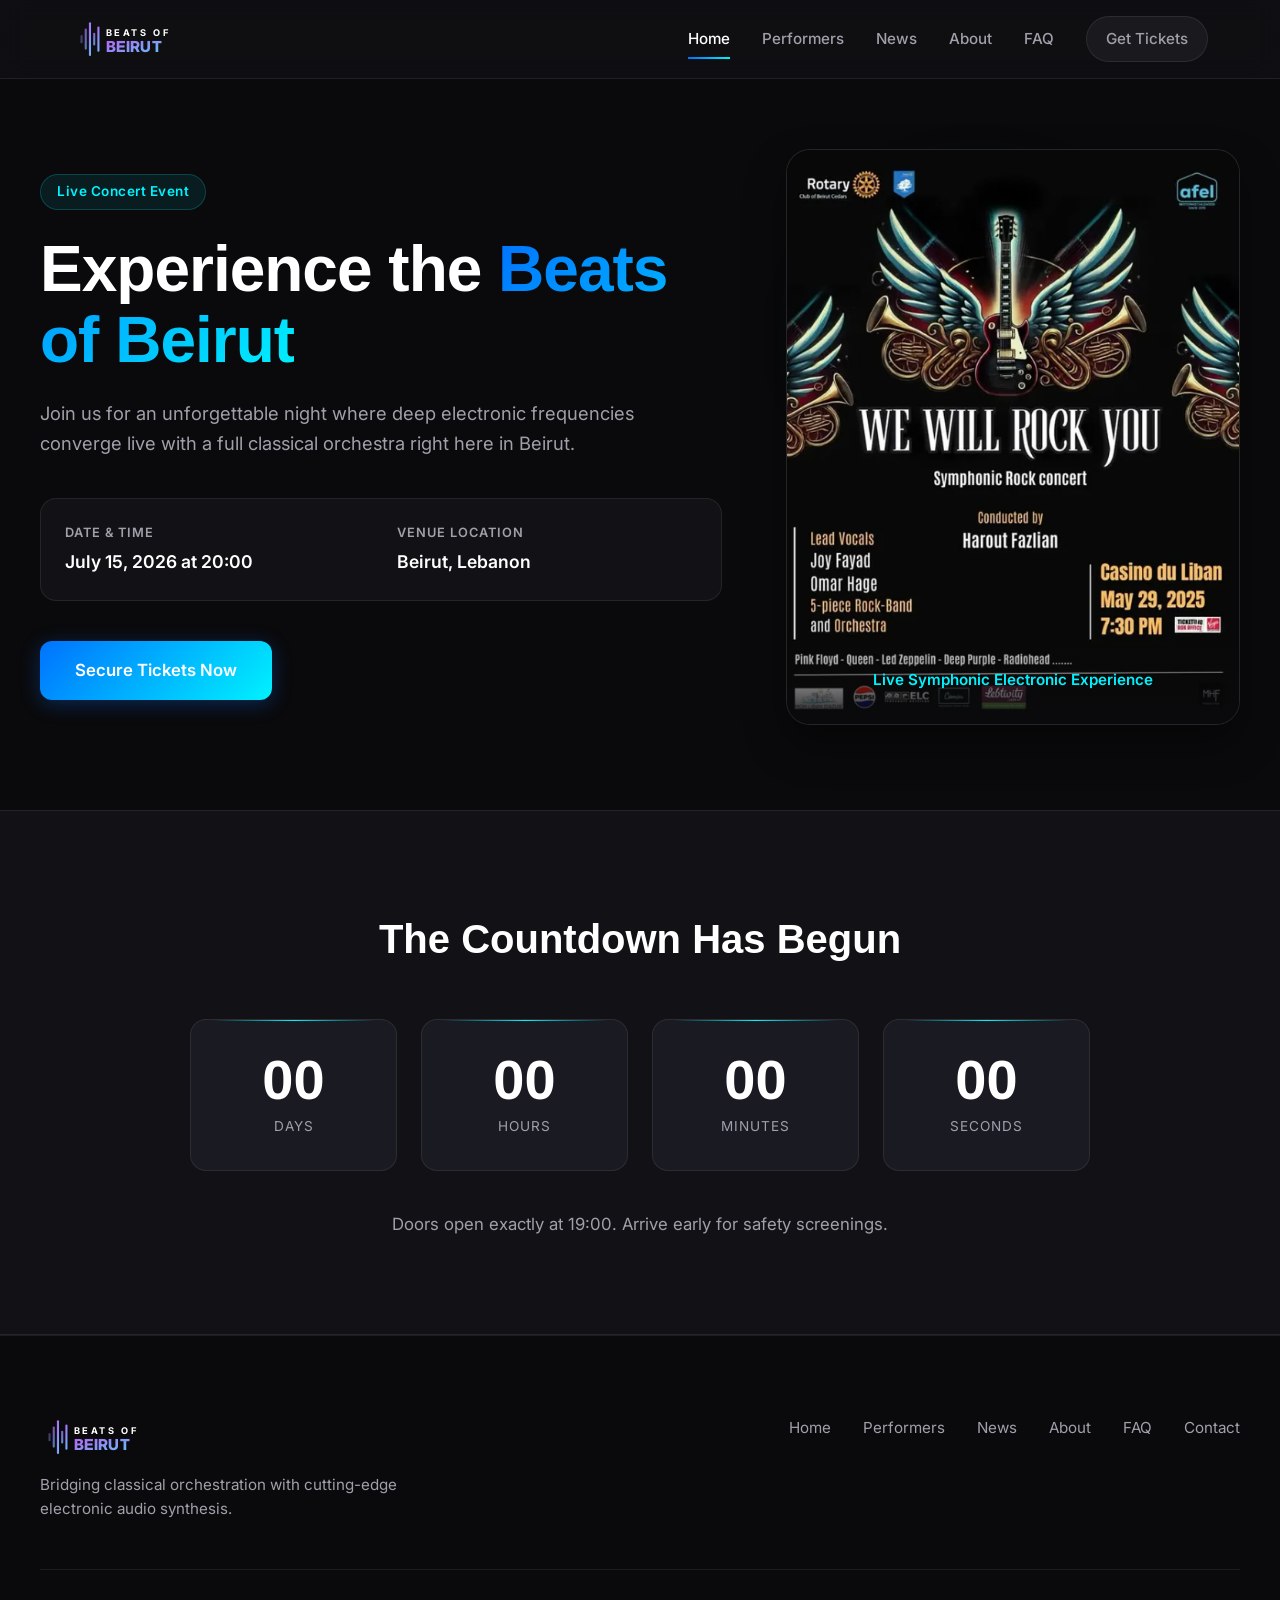
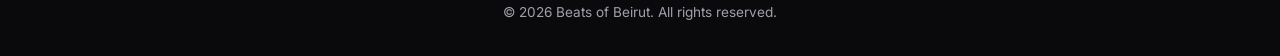
<file: index.html>
<!DOCTYPE html>
<html lang="en">
<head>
    <meta charset="UTF-8">
    <meta name="viewport" content="width=device-width, initial-scale=1.0">
    <title>Beats of Beirut | Live Symphonic Electronic Event</title>
    <link href="https://fonts.googleapis.com/css2?family=Inter:wght@400;500;600;700&display=swap" rel="stylesheet">
    <link rel="stylesheet" href="css/style.css">
    <script src="js/script.js" defer></script>
</head>
<body>

    <!-- Navigation Bar -->
    <nav class="navbar">
        <div class="nav-container">
            <a href="index.html" style="display: block; width: 100%; max-width: 190px;">
                <!-- Responsive Inline Logo Mark (Navbar) -->
                <svg xmlns="http://www.w3.org/2000/svg" viewBox="0 0 450 100" style="width: 100%; height: auto; display: block;">
                  <defs>
                    <!-- Dark Mode Synth Gradient -->
                    <linearGradient id="logo-neon-grad" x1="0%" y1="0%" x2="100%" y2="100%">
                      <stop offset="0%" stop-color="#bf5af2" /> <!-- Premium Violet -->
                      <stop offset="100%" stop-color="#5ac8fa" /> <!-- Electric Light Blue -->
                    </linearGradient>
                  </defs>

                  <!-- Modern Audio / Pillar Icon Group -->
                  <g transform="translate(10, 10)">
                    <rect x="10" y="30" width="5" height="20" rx="2.5" fill="url(#logo-neon-grad)" opacity="0.4" />
                    <rect x="20" y="15" width="5" height="50" rx="2.5" fill="url(#logo-neon-grad)" opacity="0.7" />
                    <rect x="30" y="0" width="5" height="80" rx="2.5" fill="url(#logo-neon-grad)" />
                    <rect x="40" y="25" width="5" height="30" rx="2.5" fill="url(#logo-neon-grad)" opacity="0.8" />
                    <rect x="50" y="10" width="5" height="60" rx="2.5" fill="url(#logo-neon-grad)" />
                  </g>

                  <!-- Typography Alignment -->
                  <text x="80" y="42" font-family="'Inter', sans-serif" font-size="22" font-weight="700" letter-spacing="6" fill="#ffffff">BEATS OF</text>
                  <text x="80" y="80" font-family="'Inter', sans-serif" font-size="36" font-weight="800" letter-spacing="1" fill="url(#logo-neon-grad)">BEIRUT</text>
                </svg>
            </a>
            <button class="menu-toggle" aria-label="Toggle Menu">
                <span></span>
                <span></span>
                <span></span>
            </button>
            <div class="nav-links">
                <a href="index.html" class="nav-item active">Home</a>
                <a href="performers.html" class="nav-item">Performers</a>
                <a href="news.html" class="nav-item">News</a>
                <a href="about.html" class="nav-item">About</a>
                <a href="faq.html" class="nav-item">FAQ</a>
                <a href="contact.html" class="nav-item cta-nav">Get Tickets</a>
            </div>
        </div>
    </nav>

    <!-- Hero Section -->
    <section class="hero-section">
        <div class="hero-container">
            <div class="hero-content">
                <span class="badge">Live Concert Event</span>
                <h1 class="hero-title">Experience the <span class="gradient-text">Beats of Beirut</span></h1>
                <p class="hero-description">Join us for an unforgettable night where deep electronic frequencies converge live with a full classical orchestra right here in Beirut.</p>
                
                <div class="event-meta-grid">
                    <div>
                        <span class="meta-label">DATE & TIME</span>
                        <span class="meta-value">July 15, 2026 at 20:00</span>
                    </div>
                    <div>
                        <span class="meta-label">VENUE LOCATION</span>
                        <span class="meta-value">Beirut, Lebanon</span>
                    </div>
                </div>

                <a href="contact.html" class="btn btn-primary">Secure Tickets Now</a>
            </div>
            
            <div class="hero-media">
                <div class="media-card">
                    <img src="images/Concert1.png" alt="Beats of Beirut Grand Orchestra" class="concert-img">
                    <div class="card-overlay">
                        <span class="overlay-text">Live Symphonic Electronic Experience</span>
                    </div>
                </div>
            </div>
        </div>
    </section>

    <!-- Countdown Timer -->
    <section class="countdown-section">
        <div class="countdown-container">
            <h2 class="section-title">The Countdown Has Begun</h2>
            <div class="timer-grid">
                <div class="timer-box"><span class="timer-number" id="days">00</span><span class="timer-label">Days</span></div>
                <div class="timer-box"><span class="timer-number" id="hours">00</span><span class="timer-label">Hours</span></div>
                <div class="timer-box"><span class="timer-number" id="minutes">00</span><span class="timer-label">Minutes</span></div>
                <div class="timer-box"><span class="timer-number" id="seconds">00</span><span class="timer-label">Seconds</span></div>
            </div>
            <p class="countdown-note">Doors open exactly at 19:00. Arrive early for safety screenings.</p>
        </div>
    </section>

    <!-- Footer -->
    <footer class="footer">
        <div class="footer-container">
            <div class="footer-brand">
                <div style="width: 100%; max-width: 190px; margin-bottom: 15px;">
                    <!-- Responsive Inline Logo Mark (Footer) -->
                    <svg xmlns="http://www.w3.org/2000/svg" viewBox="0 0 450 100" style="width: 100%; height: auto; display: block;">
                      <defs>
                        <!-- Reusing the Dark Mode Synth Gradient -->
                        <linearGradient id="footer-neon-grad" x1="0%" y1="0%" x2="100%" y2="100%">
                          <stop offset="0%" stop-color="#bf5af2" />
                          <stop offset="100%" stop-color="#5ac8fa" />
                        </linearGradient>
                      </defs>
                      <g transform="translate(10, 10)">
                        <rect x="10" y="30" width="5" height="20" rx="2.5" fill="url(#footer-neon-grad)" opacity="0.4" />
                        <rect x="20" y="15" width="5" height="50" rx="2.5" fill="url(#footer-neon-grad)" opacity="0.7" />
                        <rect x="30" y="0" width="5" height="80" rx="2.5" fill="url(#footer-neon-grad)" />
                        <rect x="40" y="25" width="5" height="30" rx="2.5" fill="url(#footer-neon-grad)" opacity="0.8" />
                        <rect x="50" y="10" width="5" height="60" rx="2.5" fill="url(#footer-neon-grad)" />
                      </g>
                      <text x="80" y="42" font-family="'Inter', sans-serif" font-size="22" font-weight="700" letter-spacing="6" fill="#ffffff">BEATS OF</text>
                      <text x="80" y="80" font-family="'Inter', sans-serif" font-size="36" font-weight="800" letter-spacing="1" fill="url(#footer-neon-grad)">BEIRUT</text>
                    </svg>
                </div>
                <p>Bridging classical orchestration with cutting-edge electronic audio synthesis.</p>
            </div>
            <nav class="footer-nav">
                <a href="index.html">Home</a>
                <a href="performers.html">Performers</a>
                <a href="news.html">News</a>
                <a href="about.html">About</a>
                <a href="faq.html">FAQ</a>
                <a href="contact.html">Contact</a>
            </nav>
        </div>
        <div class="footer-bottom">
            <p>&copy; 2026 Beats of Beirut. All rights reserved.</p>
        </div>
    </footer>
</body>
</html>
</file>
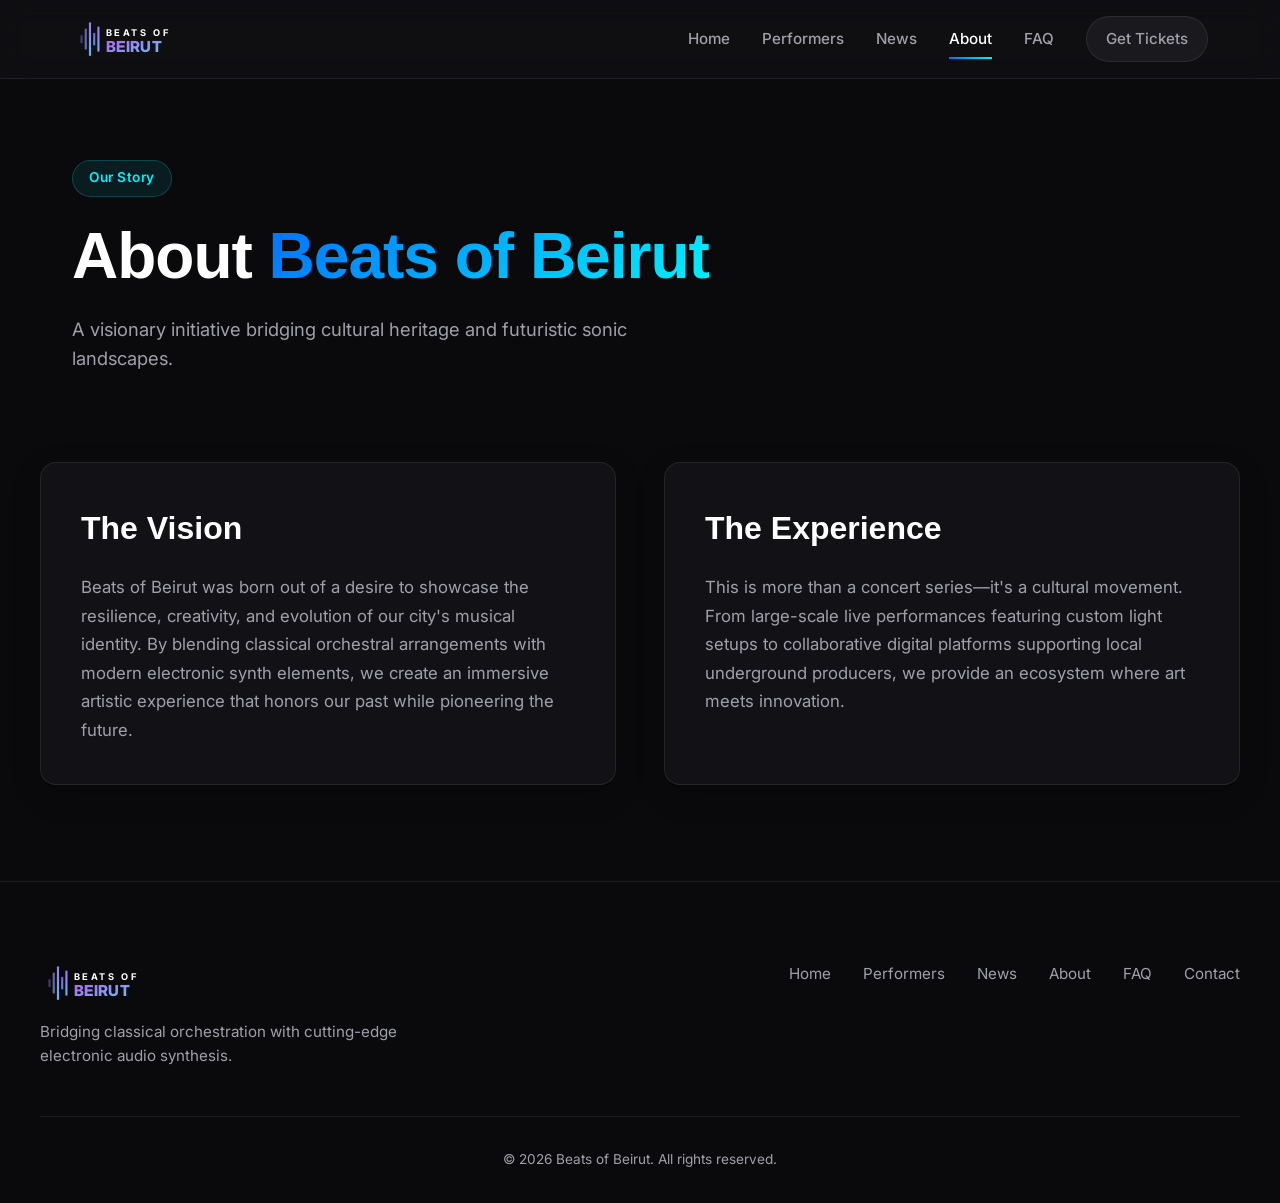
<file: about.html>
<!DOCTYPE html>
<html lang="en">
<head>
    <meta charset="UTF-8">
    <meta name="viewport" content="width=device-width, initial-scale=1.0">
    <title>About Us | Beats of Beirut</title>
    <link href="https://fonts.googleapis.com/css2?family=Inter:wght@400;500;600;700&display=swap" rel="stylesheet">
    <link rel="stylesheet" href="css/style.css">
    <script src="js/script.js" defer></script>
</head>
<body>

    <!-- Navigation Bar -->
    <nav class="navbar">
        <div class="nav-container">
            <a href="index.html" style="display: block; width: 100%; max-width: 190px;">
                <!-- Responsive Inline Logo Mark (Navbar) -->
                <svg xmlns="http://www.w3.org/2000/svg" viewBox="0 0 450 100" style="width: 100%; height: auto; display: block;">
                  <defs>
                    <!-- Dark Mode Synth Gradient -->
                    <linearGradient id="logo-neon-grad" x1="0%" y1="0%" x2="100%" y2="100%">
                      <stop offset="0%" stop-color="#bf5af2" /> <!-- Premium Violet -->
                      <stop offset="100%" stop-color="#5ac8fa" /> <!-- Electric Light Blue -->
                    </linearGradient>
                  </defs>

                  <!-- Modern Audio / Pillar Icon Group -->
                  <g transform="translate(10, 10)">
                    <rect x="10" y="30" width="5" height="20" rx="2.5" fill="url(#logo-neon-grad)" opacity="0.4" />
                    <rect x="20" y="15" width="5" height="50" rx="2.5" fill="url(#logo-neon-grad)" opacity="0.7" />
                    <rect x="30" y="0" width="5" height="80" rx="2.5" fill="url(#logo-neon-grad)" />
                    <rect x="40" y="25" width="5" height="30" rx="2.5" fill="url(#logo-neon-grad)" opacity="0.8" />
                    <rect x="50" y="10" width="5" height="60" rx="2.5" fill="url(#logo-neon-grad)" />
                  </g>

                  <!-- Typography Alignment -->
                  <text x="80" y="42" font-family="'Inter', sans-serif" font-size="22" font-weight="700" letter-spacing="6" fill="#ffffff">BEATS OF</text>
                  <text x="80" y="80" font-family="'Inter', sans-serif" font-size="36" font-weight="800" letter-spacing="1" fill="url(#logo-neon-grad)">BEIRUT</text>
                </svg>
            </a>
            <button class="menu-toggle" aria-label="Toggle Menu">
                <span></span>
                <span></span>
                <span></span>
            </button>
            <div class="nav-links">
                <a href="index.html" class="nav-item">Home</a>
                <a href="performers.html" class="nav-item">Performers</a>
                <a href="news.html" class="nav-item">News</a>
                <a href="about.html" class="nav-item active">About</a>
                <a href="faq.html" class="nav-item">FAQ</a>
                <a href="contact.html" class="nav-item cta-nav">Get Tickets</a>
            </div>
        </div>
    </nav>

    <!-- Header Section -->
    <header class="subpage-header-container">
        <span class="badge">Our Story</span>
        <h1 class="hero-title">About <span class="gradient-text">Beats of Beirut</span></h1>
        <p class="hero-description">A visionary initiative bridging cultural heritage and futuristic sonic landscapes.</p>
    </header>

    <!-- Main Content -->
    <main class="subpage-content-section">
        <div class="subpage-grid-container">
            <article class="content-block-card">
                <h2>The Vision</h2>
                <p>Beats of Beirut was born out of a desire to showcase the resilience, creativity, and evolution of our city's musical identity. By blending classical orchestral arrangements with modern electronic synth elements, we create an immersive artistic experience that honors our past while pioneering the future.</p>
            </article>

            <article class="content-block-card">
                <h2>The Experience</h2>
                <p>This is more than a concert series—it's a cultural movement. From large-scale live performances featuring custom light setups to collaborative digital platforms supporting local underground producers, we provide an ecosystem where art meets innovation.</p>
            </article>
        </div>
    </main>

    <!-- Footer -->
    <footer class="footer">
        <div class="footer-container">
            <div class="footer-brand">
                <div style="width: 100%; max-width: 190px; margin-bottom: 15px;">
                    <!-- Responsive Inline Logo Mark (Footer) -->
                    <svg xmlns="http://www.w3.org/2000/svg" viewBox="0 0 450 100" style="width: 100%; height: auto; display: block;">
                      <defs>
                        <!-- Reusing the Dark Mode Synth Gradient -->
                        <linearGradient id="footer-neon-grad" x1="0%" y1="0%" x2="100%" y2="100%">
                          <stop offset="0%" stop-color="#bf5af2" />
                          <stop offset="100%" stop-color="#5ac8fa" />
                        </linearGradient>
                      </defs>
                      <g transform="translate(10, 10)">
                        <rect x="10" y="30" width="5" height="20" rx="2.5" fill="url(#footer-neon-grad)" opacity="0.4" />
                        <rect x="20" y="15" width="5" height="50" rx="2.5" fill="url(#footer-neon-grad)" opacity="0.7" />
                        <rect x="30" y="0" width="5" height="80" rx="2.5" fill="url(#footer-neon-grad)" />
                        <rect x="40" y="25" width="5" height="30" rx="2.5" fill="url(#footer-neon-grad)" opacity="0.8" />
                        <rect x="50" y="10" width="5" height="60" rx="2.5" fill="url(#footer-neon-grad)" />
                      </g>
                      <text x="80" y="42" font-family="'Inter', sans-serif" font-size="22" font-weight="700" letter-spacing="6" fill="#ffffff">BEATS OF</text>
                      <text x="80" y="80" font-family="'Inter', sans-serif" font-size="36" font-weight="800" letter-spacing="1" fill="url(#footer-neon-grad)">BEIRUT</text>
                    </svg>
                </div>
                <p>Bridging classical orchestration with cutting-edge electronic audio synthesis.</p>
            </div>
            <nav class="footer-nav">
                <a href="index.html">Home</a>
                <a href="performers.html">Performers</a>
                <a href="news.html">News</a>
                <a href="about.html">About</a>
                <a href="faq.html">FAQ</a>
                <a href="contact.html">Contact</a>
            </nav>
        </div>
        <div class="footer-bottom">
            <p>&copy; 2026 Beats of Beirut. All rights reserved.</p>
        </div>
    </footer>
</body>
</html>
</file>
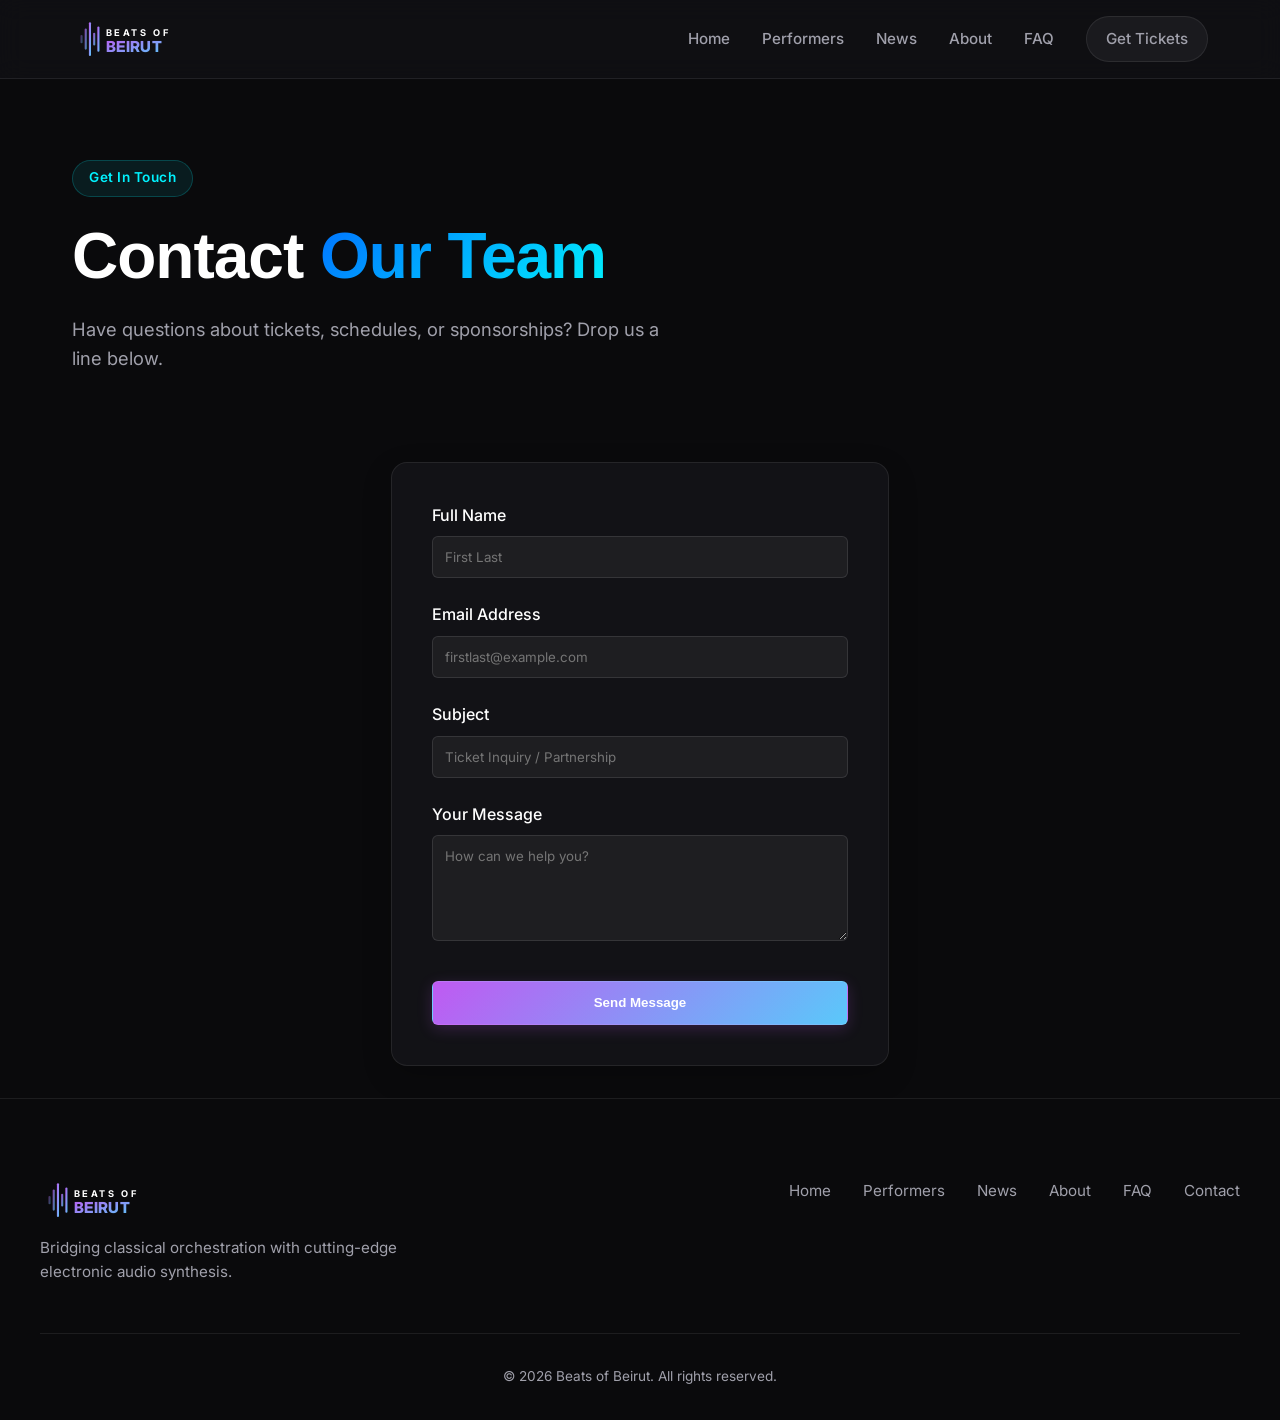
<file: contact.html>
<!DOCTYPE html>
<html lang="en">
<head>
    <meta charset="UTF-8">
    <meta name="viewport" content="width=device-width, initial-scale=1.0">
    <title>Contact Us | Beats of Beirut</title>
    <link href="https://fonts.googleapis.com/css2?family=Inter:wght@400;500;600;700&display=swap" rel="stylesheet">
    <link rel="stylesheet" href="css/style.css">
    <script src="js/script.js" defer></script>
</head>
<body>

    <!-- Navigation Bar -->
    <nav class="navbar">
        <div class="nav-container">
            <a href="index.html" style="display: block; width: 100%; max-width: 190px;">
                <!-- Responsive Inline Logo Mark (Navbar) -->
                <svg xmlns="http://www.w3.org/2000/svg" viewBox="0 0 450 100" style="width: 100%; height: auto; display: block;">
                  <defs>
                    <!-- Dark Mode Synth Gradient -->
                    <linearGradient id="logo-neon-grad" x1="0%" y1="0%" x2="100%" y2="100%">
                      <stop offset="0%" stop-color="#bf5af2" /> <!-- Premium Violet -->
                      <stop offset="100%" stop-color="#5ac8fa" /> <!-- Electric Light Blue -->
                    </linearGradient>
                  </defs>

                  <!-- Modern Audio / Pillar Icon Group -->
                  <g transform="translate(10, 10)">
                    <rect x="10" y="30" width="5" height="20" rx="2.5" fill="url(#logo-neon-grad)" opacity="0.4" />
                    <rect x="20" y="15" width="5" height="50" rx="2.5" fill="url(#logo-neon-grad)" opacity="0.7" />
                    <rect x="30" y="0" width="5" height="80" rx="2.5" fill="url(#logo-neon-grad)" />
                    <rect x="40" y="25" width="5" height="30" rx="2.5" fill="url(#logo-neon-grad)" opacity="0.8" />
                    <rect x="50" y="10" width="5" height="60" rx="2.5" fill="url(#logo-neon-grad)" />
                  </g>

                  <!-- Typography Alignment -->
                  <text x="80" y="42" font-family="'Inter', sans-serif" font-size="22" font-weight="700" letter-spacing="6" fill="#ffffff">BEATS OF</text>
                  <text x="80" y="80" font-family="'Inter', sans-serif" font-size="36" font-weight="800" letter-spacing="1" fill="url(#logo-neon-grad)">BEIRUT</text>
                </svg>
            </a>
            <button class="menu-toggle" aria-label="Toggle Menu">
                <span></span>
                <span></span>
                <span></span>
            </button>
            <div class="nav-links">
                <a href="index.html" class="nav-item">Home</a>
                <a href="performers.html" class="nav-item">Performers</a>
                <a href="news.html" class="nav-item">News</a>
                <a href="about.html" class="nav-item">About</a>
                <a href="faq.html" class="nav-item">FAQ</a>
                <a href="contact.html" class="nav-item cta-nav">Get Tickets</a>
            </div>
        </div>
    </nav>

    <!-- Page Header -->
    <header class="subpage-header-container">
        <span class="badge">Get In Touch</span>
        <h1 class="hero-title">Contact <span class="gradient-text">Our Team</span></h1>
        <p class="hero-description">Have questions about tickets, schedules, or sponsorships? Drop us a line below.</p>
    </header>

    <!-- Contact Form Section -->
    <main class="subpage-content-section" style="max-width: 600px; margin: 0 auto; padding: 2rem max(1rem, 4vw);">
        <div class="content-block-card">
            
            <!-- Integrated Formspree Form (Action handled via AJAX below to enforce custom redirect) -->
            <form id="contact-form">
                
                <div style="margin-bottom: 1.5rem;">
                    <label for="name" style="display: block; font-weight: 500; margin-bottom: 0.5rem; color: var(--text-color, #ffffff);">Full Name</label>
                    <input type="text" id="name" name="name" required placeholder="First Last" 
                           style="width: 100%; padding: 0.75rem; border-radius: 6px; border: 1px solid rgba(255,255,255,0.1); background: rgba(255,255,255,0.05); color: #fff; font-family: inherit;">
                </div>

                <div style="margin-bottom: 1.5rem;">
                    <label for="email" style="display: block; font-weight: 500; margin-bottom: 0.5rem; color: var(--text-color, #ffffff);">Email Address</label>
                    <input type="email" id="email" name="_replyto" required placeholder="firstlast@example.com" 
                           style="width: 100%; padding: 0.75rem; border-radius: 6px; border: 1px solid rgba(255,255,255,0.1); background: rgba(255,255,255,0.05); color: #fff; font-family: inherit;">
                </div>

                <div style="margin-bottom: 1.5rem;">
                    <label for="subject" style="display: block; font-weight: 500; margin-bottom: 0.5rem; color: var(--text-color, #ffffff);">Subject</label>
                    <input type="text" id="subject" name="subject" required placeholder="Ticket Inquiry / Partnership" 
                           style="width: 100%; padding: 0.75rem; border-radius: 6px; border: 1px solid rgba(255,255,255,0.1); background: rgba(255,255,255,0.05); color: #fff; font-family: inherit;">
                </div>

                <div style="margin-bottom: 2rem;">
                    <label for="message" style="display: block; font-weight: 500; margin-bottom: 0.5rem; color: var(--text-color, #ffffff);">Your Message</label>
                    <textarea id="message" name="message" rows="5" required placeholder="How can we help you?" 
                              style="width: 100%; padding: 0.75rem; border-radius: 6px; border: 1px solid rgba(255,255,255,0.1); background: rgba(255,255,255,0.05); color: #fff; font-family: inherit; resize: vertical;"></textarea>
                </div>

                <!-- Custom hidden field to prevent spam bots -->
                <input type="text" name="_gotcha" style="display:none">

                <button type="submit" class="btn-submit" style="width: 100%; padding: 0.85rem; font-weight: 600; cursor: pointer; text-align: center; border-radius: 6px;">
                    Send Message
                </button>
                
            </form>

        </div>
    </main>

    <!-- Footer -->
    <footer class="footer">
        <div class="footer-container">
            <div class="footer-brand">
                <div style="width: 100%; max-width: 190px; margin-bottom: 15px;">
                    <!-- Responsive Inline Logo Mark (Footer) -->
                    <svg xmlns="http://www.w3.org/2000/svg" viewBox="0 0 450 100" style="width: 100%; height: auto; display: block;">
                      <defs>
                        <!-- Reusing the Dark Mode Synth Gradient -->
                        <linearGradient id="footer-neon-grad" x1="0%" y1="0%" x2="100%" y2="100%">
                          <stop offset="0%" stop-color="#bf5af2" />
                          <stop offset="100%" stop-color="#5ac8fa" />
                        </linearGradient>
                      </defs>
                      <g transform="translate(10, 10)">
                        <rect x="10" y="30" width="5" height="20" rx="2.5" fill="url(#footer-neon-grad)" opacity="0.4" />
                        <rect x="20" y="15" width="5" height="50" rx="2.5" fill="url(#footer-neon-grad)" opacity="0.7" />
                        <rect x="30" y="0" width="5" height="80" rx="2.5" fill="url(#footer-neon-grad)" />
                        <rect x="40" y="25" width="5" height="30" rx="2.5" fill="url(#footer-neon-grad)" opacity="0.8" />
                        <rect x="50" y="10" width="5" height="60" rx="2.5" fill="url(#footer-neon-grad)" />
                      </g>
                      <text x="80" y="42" font-family="'Inter', sans-serif" font-size="22" font-weight="700" letter-spacing="6" fill="#ffffff">BEATS OF</text>
                      <text x="80" y="80" font-family="'Inter', sans-serif" font-size="36" font-weight="800" letter-spacing="1" fill="url(#footer-neon-grad)">BEIRUT</text>
                    </svg>
                </div>
                <p>Bridging classical orchestration with cutting-edge electronic audio synthesis.</p>
            </div>
            <nav class="footer-nav">
                <a href="index.html">Home</a>
                <a href="performers.html">Performers</a>
                <a href="news.html">News</a>
                <a href="about.html">About</a>
                <a href="faq.html">FAQ</a>
                <a href="contact.html">Contact</a>
            </nav>
        </div>
        <div class="footer-bottom">
            <p>&copy; 2026 Beats of Beirut. All rights reserved.</p>
        </div>
    </footer>
</body>
</html>
</file>
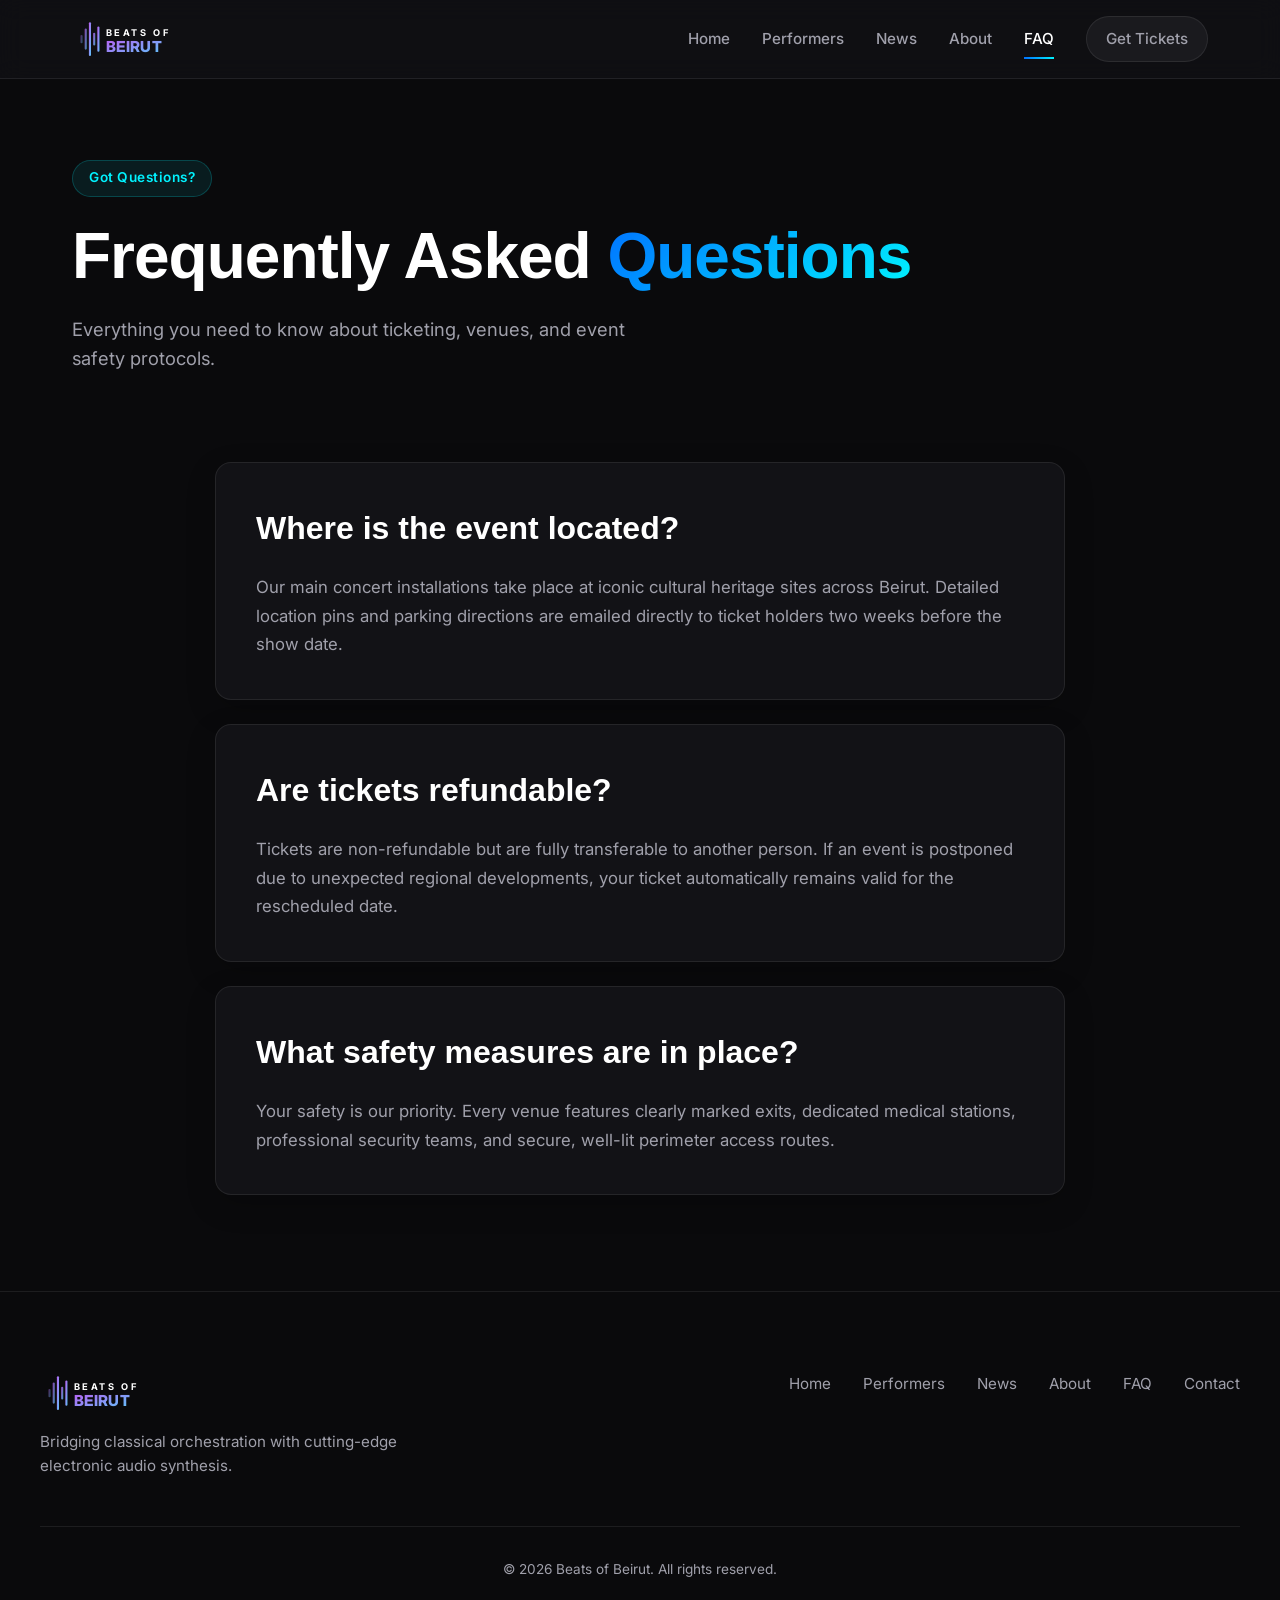
<file: faq.html>
<!DOCTYPE html>
<html lang="en">
<head>
    <meta charset="UTF-8">
    <meta name="viewport" content="width=device-width, initial-scale=1.0">
    <title>FAQ | Beats of Beirut</title>
    <link href="https://fonts.googleapis.com/css2?family=Inter:wght@400;500;600;700&display=swap" rel="stylesheet">
    <link rel="stylesheet" href="css/style.css">
    <script src="js/script.js" defer></script>
</head>
<body>

    <!-- Navigation Bar -->
    <nav class="navbar">
        <div class="nav-container">
            <a href="index.html" style="display: block; width: 100%; max-width: 190px;">
                <!-- Responsive Inline Logo Mark (Navbar) -->
                <svg xmlns="http://www.w3.org/2000/svg" viewBox="0 0 450 100" style="width: 100%; height: auto; display: block;">
                  <defs>
                    <!-- Dark Mode Synth Gradient -->
                    <linearGradient id="logo-neon-grad" x1="0%" y1="0%" x2="100%" y2="100%">
                      <stop offset="0%" stop-color="#bf5af2" /> <!-- Premium Violet -->
                      <stop offset="100%" stop-color="#5ac8fa" /> <!-- Electric Light Blue -->
                    </linearGradient>
                  </defs>

                  <!-- Modern Audio / Pillar Icon Group -->
                  <g transform="translate(10, 10)">
                    <rect x="10" y="30" width="5" height="20" rx="2.5" fill="url(#logo-neon-grad)" opacity="0.4" />
                    <rect x="20" y="15" width="5" height="50" rx="2.5" fill="url(#logo-neon-grad)" opacity="0.7" />
                    <rect x="30" y="0" width="5" height="80" rx="2.5" fill="url(#logo-neon-grad)" />
                    <rect x="40" y="25" width="5" height="30" rx="2.5" fill="url(#logo-neon-grad)" opacity="0.8" />
                    <rect x="50" y="10" width="5" height="60" rx="2.5" fill="url(#logo-neon-grad)" />
                  </g>

                  <!-- Typography Alignment -->
                  <text x="80" y="42" font-family="'Inter', sans-serif" font-size="22" font-weight="700" letter-spacing="6" fill="#ffffff">BEATS OF</text>
                  <text x="80" y="80" font-family="'Inter', sans-serif" font-size="36" font-weight="800" letter-spacing="1" fill="url(#logo-neon-grad)">BEIRUT</text>
                </svg>
            </a>
            <button class="menu-toggle" aria-label="Toggle Menu">
                <span></span>
                <span></span>
                <span></span>
            </button>
            <div class="nav-links">
                <a href="index.html" class="nav-item">Home</a>
                <a href="performers.html" class="nav-item">Performers</a>
                <a href="news.html" class="nav-item">News</a>
                <a href="about.html" class="nav-item">About</a>
                <a href="faq.html" class="nav-item active">FAQ</a>
                <a href="contact.html" class="nav-item cta-nav">Get Tickets</a>
            </div>
        </div>
    </nav>

    <!-- Page Header -->
    <header class="subpage-header-container">
        <span class="badge">Got Questions?</span>
        <h1 class="hero-title">Frequently Asked <span class="gradient-text">Questions</span></h1>
        <p class="hero-description">Everything you need to know about ticketing, venues, and event safety protocols.</p>
    </header>

    <!-- FAQ Section -->
    <main class="subpage-content-section">
        <div class="faq-stack-container">
            <div class="content-block-card">
                <h2>Where is the event located?</h2>
                <p>Our main concert installations take place at iconic cultural heritage sites across Beirut. Detailed location pins and parking directions are emailed directly to ticket holders two weeks before the show date.</p>
            </div>

            <div class="content-block-card">
                <h2>Are tickets refundable?</h2>
                <p>Tickets are non-refundable but are fully transferable to another person. If an event is postponed due to unexpected regional developments, your ticket automatically remains valid for the rescheduled date.</p>
            </div>

            <div class="content-block-card">
                <h2>What safety measures are in place?</h2>
                <p>Your safety is our priority. Every venue features clearly marked exits, dedicated medical stations, professional security teams, and secure, well-lit perimeter access routes.</p>
            </div>
        </div>
    </main>

    <!-- Footer -->
    <footer class="footer">
        <div class="footer-container">
            <div class="footer-brand">
                <div style="width: 100%; max-width: 190px; margin-bottom: 15px;">
                    <!-- Responsive Inline Logo Mark (Footer) -->
                    <svg xmlns="http://www.w3.org/2000/svg" viewBox="0 0 450 100" style="width: 100%; height: auto; display: block;">
                      <defs>
                        <!-- Reusing the Dark Mode Synth Gradient -->
                        <linearGradient id="footer-neon-grad" x1="0%" y1="0%" x2="100%" y2="100%">
                          <stop offset="0%" stop-color="#bf5af2" />
                          <stop offset="100%" stop-color="#5ac8fa" />
                        </linearGradient>
                      </defs>
                      <g transform="translate(10, 10)">
                        <rect x="10" y="30" width="5" height="20" rx="2.5" fill="url(#footer-neon-grad)" opacity="0.4" />
                        <rect x="20" y="15" width="5" height="50" rx="2.5" fill="url(#footer-neon-grad)" opacity="0.7" />
                        <rect x="30" y="0" width="5" height="80" rx="2.5" fill="url(#footer-neon-grad)" />
                        <rect x="40" y="25" width="5" height="30" rx="2.5" fill="url(#footer-neon-grad)" opacity="0.8" />
                        <rect x="50" y="10" width="5" height="60" rx="2.5" fill="url(#footer-neon-grad)" />
                      </g>
                      <text x="80" y="42" font-family="'Inter', sans-serif" font-size="22" font-weight="700" letter-spacing="6" fill="#ffffff">BEATS OF</text>
                      <text x="80" y="80" font-family="'Inter', sans-serif" font-size="36" font-weight="800" letter-spacing="1" fill="url(#footer-neon-grad)">BEIRUT</text>
                    </svg>
                </div>
                <p>Bridging classical orchestration with cutting-edge electronic audio synthesis.</p>
            </div>
            <nav class="footer-nav">
                <a href="index.html">Home</a>
                <a href="performers.html">Performers</a>
                <a href="news.html">News</a>
                <a href="about.html">About</a>
                <a href="faq.html">FAQ</a>
                <a href="contact.html">Contact</a>
            </nav>
        </div>
        <div class="footer-bottom">
            <p>&copy; 2026 Beats of Beirut. All rights reserved.</p>
        </div>
    </footer>
</body>
</html>
</file>
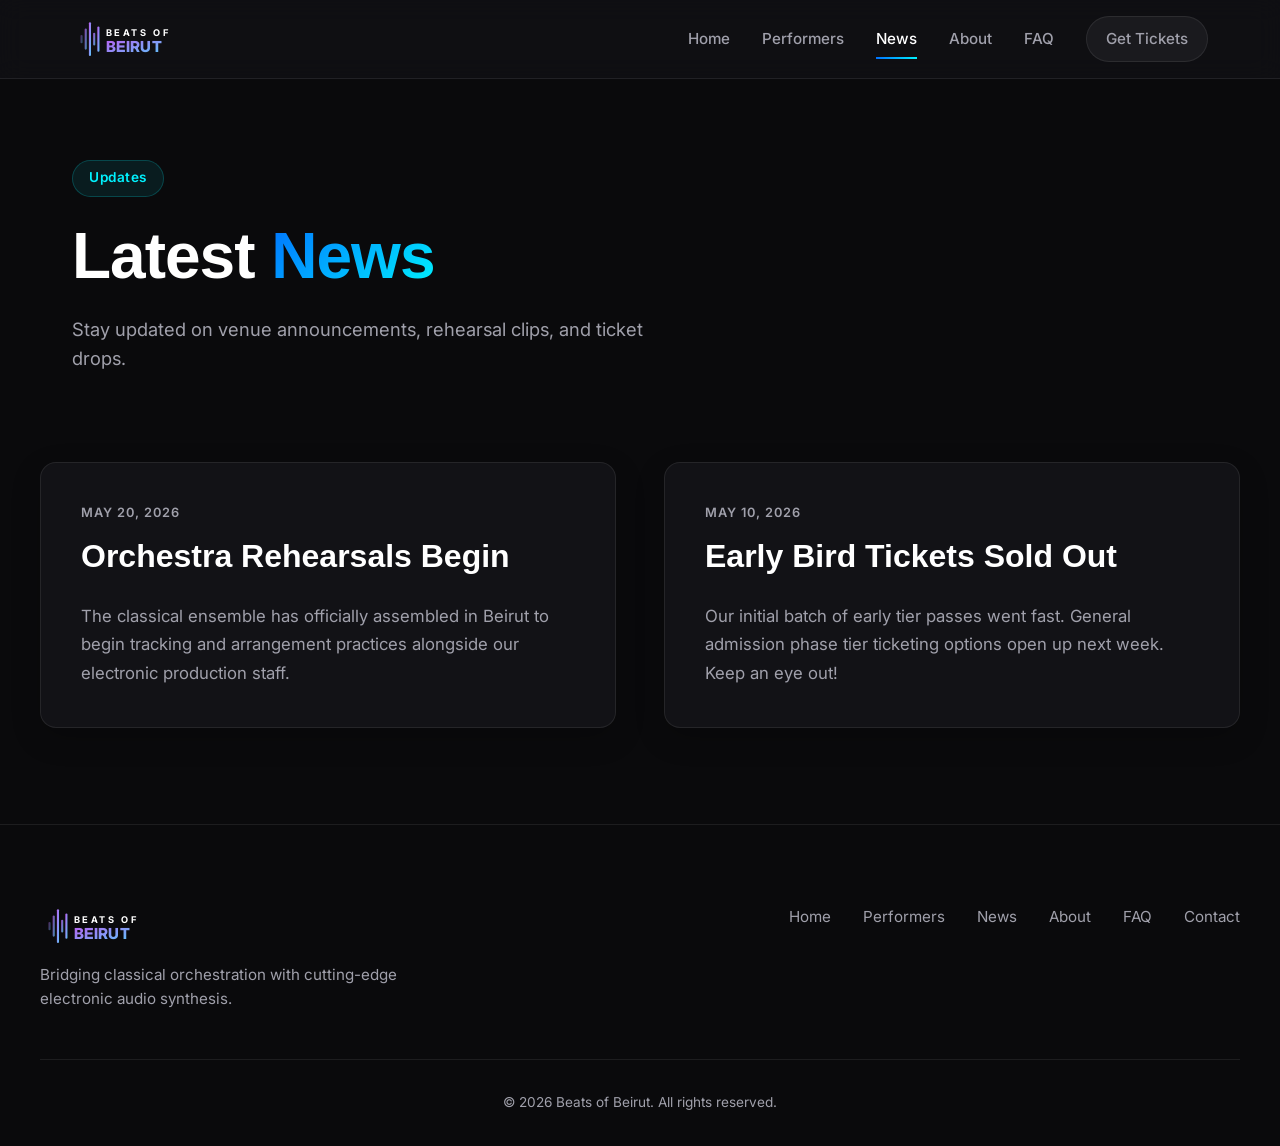
<file: news.html>
<!DOCTYPE html>
<html lang="en">
<head>
    <meta charset="UTF-8">
    <meta name="viewport" content="width=device-width, initial-scale=1.0">
    <title>News | Beats of Beirut</title>
    <link href="https://fonts.googleapis.com/css2?family=Inter:wght@400;500;600;700&display=swap" rel="stylesheet">
    <link rel="stylesheet" href="css/style.css">
    <script src="js/script.js" defer></script>
</head>
<body>

    <!-- Navigation Bar -->
    <nav class="navbar">
        <div class="nav-container">
            <a href="index.html" style="display: block; width: 100%; max-width: 190px;">
                <!-- Responsive Inline Logo Mark (Navbar) -->
                <svg xmlns="http://www.w3.org/2000/svg" viewBox="0 0 450 100" style="width: 100%; height: auto; display: block;">
                  <defs>
                    <!-- Dark Mode Synth Gradient -->
                    <linearGradient id="logo-neon-grad" x1="0%" y1="0%" x2="100%" y2="100%">
                      <stop offset="0%" stop-color="#bf5af2" /> <!-- Premium Violet -->
                      <stop offset="100%" stop-color="#5ac8fa" /> <!-- Electric Light Blue -->
                    </linearGradient>
                  </defs>

                  <!-- Modern Audio / Pillar Icon Group -->
                  <g transform="translate(10, 10)">
                    <rect x="10" y="30" width="5" height="20" rx="2.5" fill="url(#logo-neon-grad)" opacity="0.4" />
                    <rect x="20" y="15" width="5" height="50" rx="2.5" fill="url(#logo-neon-grad)" opacity="0.7" />
                    <rect x="30" y="0" width="5" height="80" rx="2.5" fill="url(#logo-neon-grad)" />
                    <rect x="40" y="25" width="5" height="30" rx="2.5" fill="url(#logo-neon-grad)" opacity="0.8" />
                    <rect x="50" y="10" width="5" height="60" rx="2.5" fill="url(#logo-neon-grad)" />
                  </g>

                  <!-- Typography Alignment -->
                  <text x="80" y="42" font-family="'Inter', sans-serif" font-size="22" font-weight="700" letter-spacing="6" fill="#ffffff">BEATS OF</text>
                  <text x="80" y="80" font-family="'Inter', sans-serif" font-size="36" font-weight="800" letter-spacing="1" fill="url(#logo-neon-grad)">BEIRUT</text>
                </svg>
            </a>
            <button class="menu-toggle" aria-label="Toggle Menu">
                <span></span>
                <span></span>
                <span></span>
            </button>
            <div class="nav-links">
                <a href="index.html" class="nav-item">Home</a>
                <a href="performers.html" class="nav-item">Performers</a>
                <a href="news.html" class="nav-item active">News</a>
                <a href="about.html" class="nav-item">About</a>
                <a href="faq.html" class="nav-item">FAQ</a>
                <a href="contact.html" class="nav-item cta-nav">Get Tickets</a>
            </div>
        </div>
    </nav>

    <!-- Page Header -->
    <header class="subpage-header-container">
        <span class="badge">Updates</span>
        <h1 class="hero-title">Latest <span class="gradient-text">News</span></h1>
        <p class="hero-description">Stay updated on venue announcements, rehearsal clips, and ticket drops.</p>
    </header>

    <!-- News Feed Content -->
    <main class="subpage-content-section">
        <div class="subpage-grid-container">
            <article class="content-block-card">
                <span class="meta-label">MAY 20, 2026</span>
                <h2 style="margin-top: 0.5rem;">Orchestra Rehearsals Begin</h2>
                <p>The classical ensemble has officially assembled in Beirut to begin tracking and arrangement practices alongside our electronic production staff.</p>
            </article>

            <article class="content-block-card">
                <span class="meta-label">MAY 10, 2026</span>
                <h2 style="margin-top: 0.5rem;">Early Bird Tickets Sold Out</h2>
                <p>Our initial batch of early tier passes went fast. General admission phase tier ticketing options open up next week. Keep an eye out!</p>
            </article>
        </div>
    </main>

    <!-- Footer -->
    <footer class="footer">
        <div class="footer-container">
            <div class="footer-brand">
                <div style="width: 100%; max-width: 190px; margin-bottom: 15px;">
                    <!-- Responsive Inline Logo Mark (Footer) -->
                    <svg xmlns="http://www.w3.org/2000/svg" viewBox="0 0 450 100" style="width: 100%; height: auto; display: block;">
                      <defs>
                        <!-- Reusing the Dark Mode Synth Gradient -->
                        <linearGradient id="footer-neon-grad" x1="0%" y1="0%" x2="100%" y2="100%">
                          <stop offset="0%" stop-color="#bf5af2" />
                          <stop offset="100%" stop-color="#5ac8fa" />
                        </linearGradient>
                      </defs>
                      <g transform="translate(10, 10)">
                        <rect x="10" y="30" width="5" height="20" rx="2.5" fill="url(#footer-neon-grad)" opacity="0.4" />
                        <rect x="20" y="15" width="5" height="50" rx="2.5" fill="url(#footer-neon-grad)" opacity="0.7" />
                        <rect x="30" y="0" width="5" height="80" rx="2.5" fill="url(#footer-neon-grad)" />
                        <rect x="40" y="25" width="5" height="30" rx="2.5" fill="url(#footer-neon-grad)" opacity="0.8" />
                        <rect x="50" y="10" width="5" height="60" rx="2.5" fill="url(#footer-neon-grad)" />
                      </g>
                      <text x="80" y="42" font-family="'Inter', sans-serif" font-size="22" font-weight="700" letter-spacing="6" fill="#ffffff">BEATS OF</text>
                      <text x="80" y="80" font-family="'Inter', sans-serif" font-size="36" font-weight="800" letter-spacing="1" fill="url(#footer-neon-grad)">BEIRUT</text>
                    </svg>
                </div>
                <p>Bridging classical orchestration with cutting-edge electronic audio synthesis.</p>
            </div>
            <nav class="footer-nav">
                <a href="index.html">Home</a>
                <a href="performers.html">Performers</a>
                <a href="news.html">News</a>
                <a href="about.html">About</a>
                <a href="faq.html">FAQ</a>
                <a href="contact.html">Contact</a>
            </nav>
        </div>
        <div class="footer-bottom">
            <p>&copy; 2026 Beats of Beirut. All rights reserved.</p>
        </div>
    </footer>
</body>
</html>
</file>
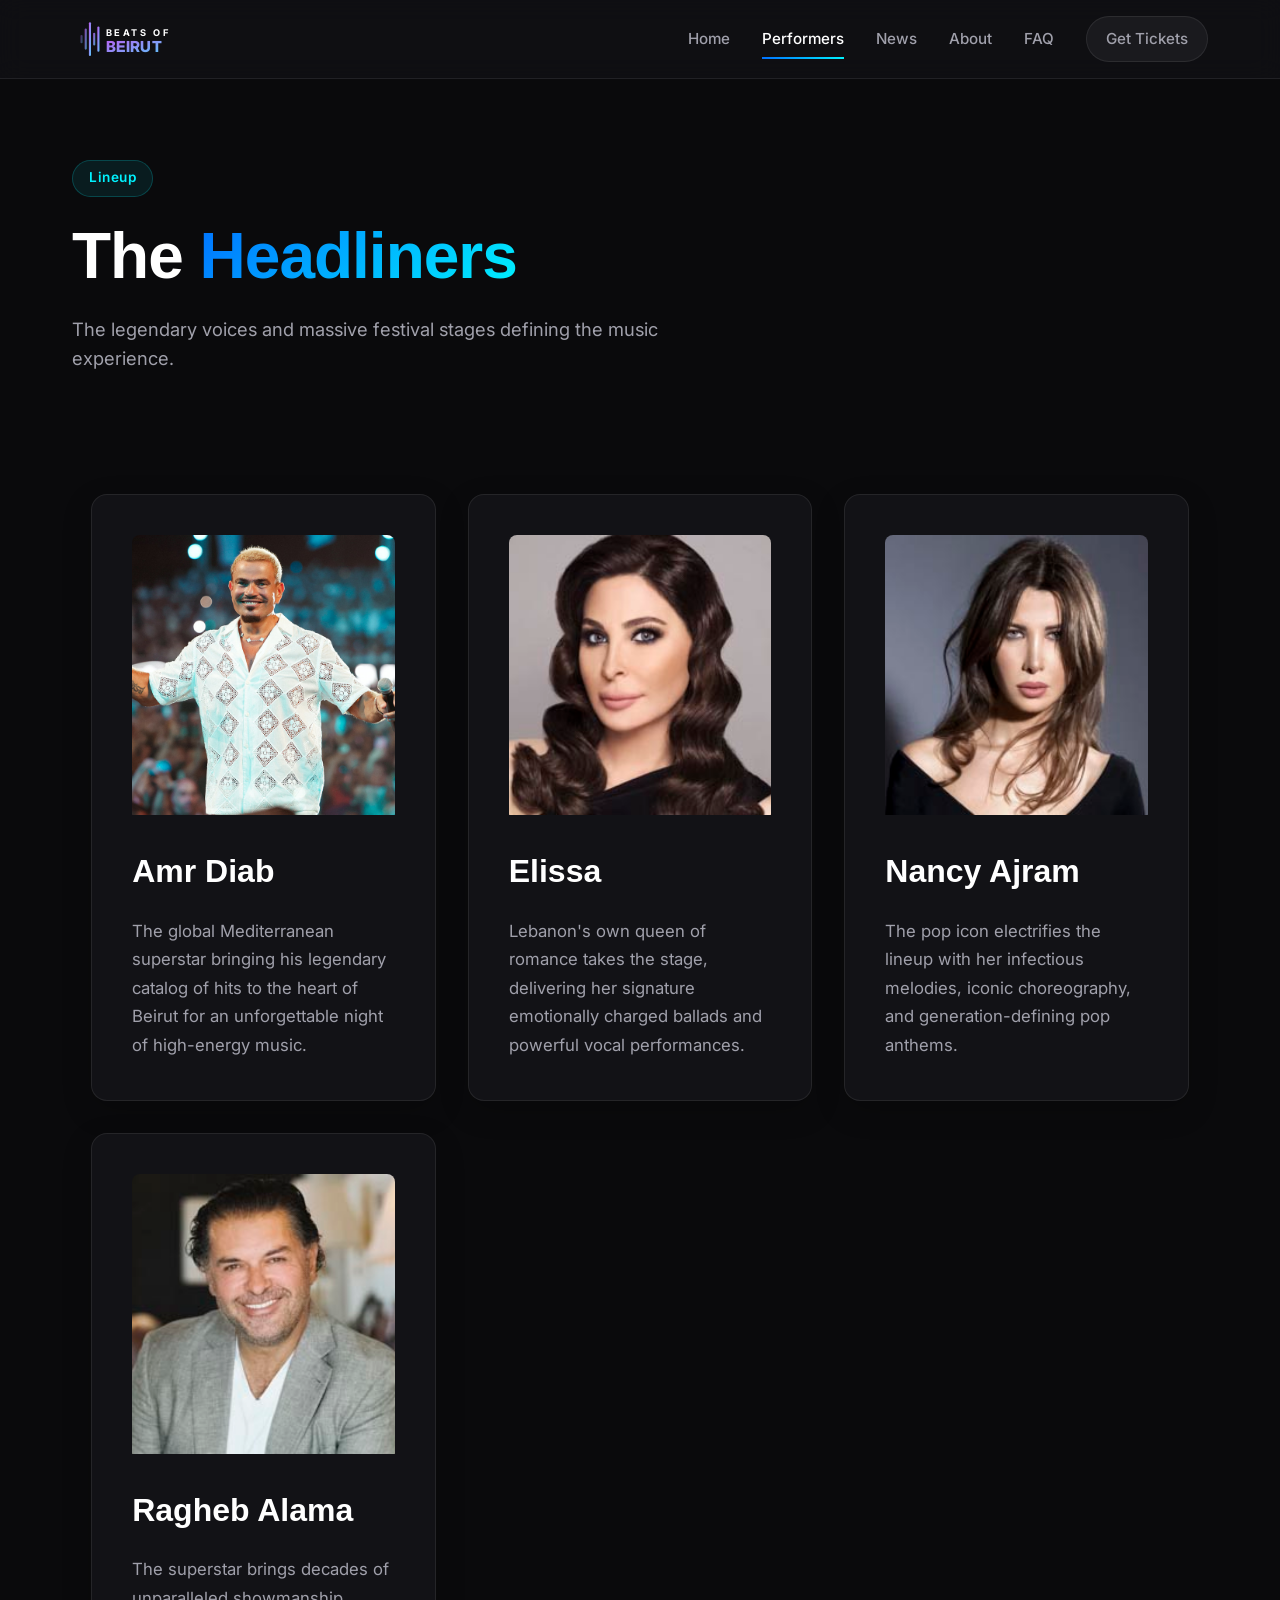
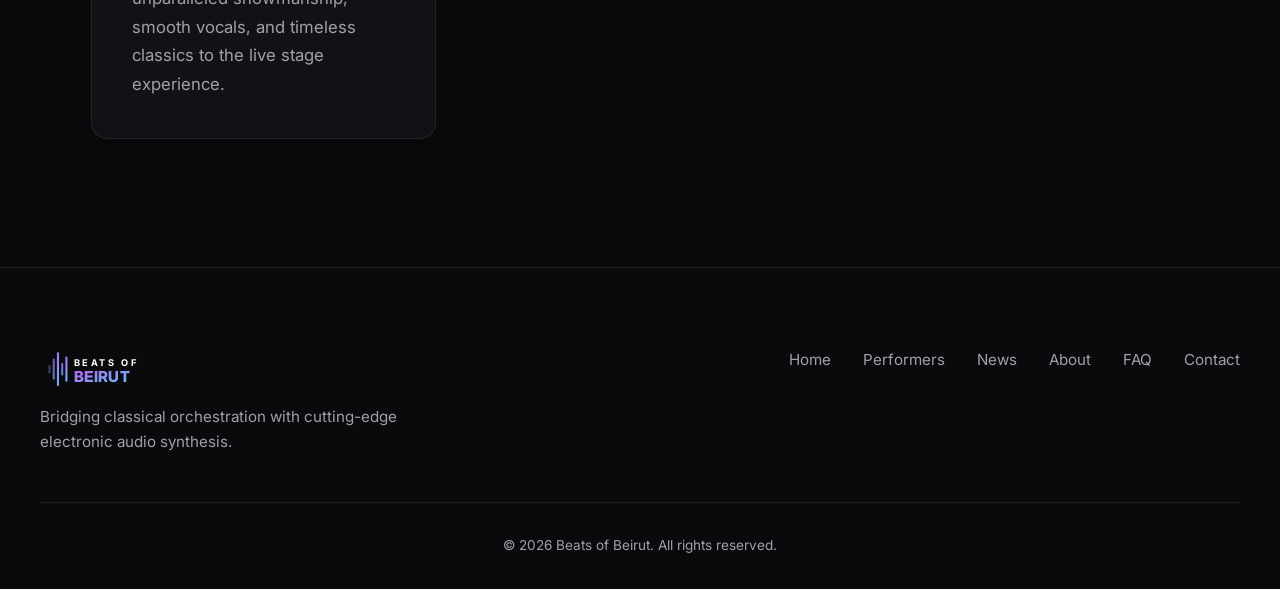
<file: performers.html>
<!DOCTYPE html>
<html lang="en">
<head>
    <meta charset="UTF-8">
    <meta name="viewport" content="width=device-width, initial-scale=1.0">
    <title>Performers | Beats of Beirut</title>
    <link href="https://fonts.googleapis.com/css2?family=Inter:wght@400;500;600;700&display=swap" rel="stylesheet">
    <link rel="stylesheet" href="css/style.css">
    <script src="js/script.js" defer></script>
</head>
<body>

    <!-- Navigation Bar -->
    <nav class="navbar">
        <div class="nav-container">
            <a href="index.html" style="display: block; width: 100%; max-width: 190px;">
                <!-- Responsive Inline Logo Mark (Navbar) -->
                <svg xmlns="http://www.w3.org/2000/svg" viewBox="0 0 450 100" style="width: 100%; height: auto; display: block;">
                  <defs>
                    <!-- Dark Mode Synth Gradient -->
                    <linearGradient id="logo-neon-grad" x1="0%" y1="0%" x2="100%" y2="100%">
                      <stop offset="0%" stop-color="#bf5af2" /> <!-- Premium Violet -->
                      <stop offset="100%" stop-color="#5ac8fa" /> <!-- Electric Light Blue -->
                    </linearGradient>
                  </defs>

                  <!-- Modern Audio / Pillar Icon Group -->
                  <g transform="translate(10, 10)">
                    <rect x="10" y="30" width="5" height="20" rx="2.5" fill="url(#logo-neon-grad)" opacity="0.4" />
                    <rect x="20" y="15" width="5" height="50" rx="2.5" fill="url(#logo-neon-grad)" opacity="0.7" />
                    <rect x="30" y="0" width="5" height="80" rx="2.5" fill="url(#logo-neon-grad)" />
                    <rect x="40" y="25" width="5" height="30" rx="2.5" fill="url(#logo-neon-grad)" opacity="0.8" />
                    <rect x="50" y="10" width="5" height="60" rx="2.5" fill="url(#logo-neon-grad)" />
                  </g>

                  <!-- Typography Alignment -->
                  <text x="80" y="42" font-family="'Inter', sans-serif" font-size="22" font-weight="700" letter-spacing="6" fill="#ffffff">BEATS OF</text>
                  <text x="80" y="80" font-family="'Inter', sans-serif" font-size="36" font-weight="800" letter-spacing="1" fill="url(#logo-neon-grad)">BEIRUT</text>
                </svg>
            </a>
            <button class="menu-toggle" aria-label="Toggle Menu">
                <span></span>
                <span></span>
                <span></span>
            </button>
            <div class="nav-links">
                <a href="index.html" class="nav-item">Home</a>
                <a href="performers.html" class="nav-item active">Performers</a>
                <a href="news.html" class="nav-item">News</a>
                <a href="about.html" class="nav-item">About</a>
                <a href="faq.html" class="nav-item">FAQ</a>
                <a href="contact.html" class="nav-item cta-nav">Get Tickets</a>
            </div>
        </div>
    </nav>

    <!-- Page Header -->
    <header class="subpage-header-container">
        <span class="badge">Lineup</span>
        <h1 class="hero-title">The <span class="gradient-text">Headliners</span></h1>
        <p class="hero-description">The legendary voices and massive festival stages defining the music experience.</p>
    </header>

    <!-- Performers Grid -->
    <main class="subpage-content-section">
        <div class="subpage-grid-container" style="display: grid; grid-template-columns: repeat(auto-fit, minmax(280px, 1fr)); gap: 2rem; padding: 2rem max(1rem, 4vw);">
            
            <!-- Performer 1: Amr Diab -->
            <article class="content-block-card">
                <div class="card-media-wrapper" style="margin-bottom: 1.5rem; border-radius: 8px; overflow: hidden;">
                    <img src="images/AmrDiabinBeirut.jpg" alt="Amr Diab Live in Beirut" style="width: 100%; height: 280px; object-fit: cover;">
                </div>
                <h2>Amr Diab</h2>
                <p>The global Mediterranean superstar bringing his legendary catalog of hits to the heart of Beirut for an unforgettable night of high-energy music.</p>
            </article>

            <!-- Performer 2: Elissa -->
            <article class="content-block-card">
                <div class="card-media-wrapper" style="margin-bottom: 1.5rem; border-radius: 8px; overflow: hidden;">
                    <img src="images/Elissa.jpg" alt="Elissa" style="width: 100%; height: 280px; object-fit: cover;">
                </div>
                <h2>Elissa</h2>
                <p>Lebanon's own queen of romance takes the stage, delivering her signature emotionally charged ballads and powerful vocal performances.</p>
            </article>

            <!-- Performer 3: Nancy Ajram -->
            <article class="content-block-card">
                <div class="card-media-wrapper" style="margin-bottom: 1.5rem; border-radius: 8px; overflow: hidden;">
                    <img src="images/NancyAjram.jpg" alt="Nancy Ajram" style="width: 100%; height: 280px; object-fit: cover;">
                </div>
                <h2>Nancy Ajram</h2>
                <p>The pop icon electrifies the lineup with her infectious melodies, iconic choreography, and generation-defining pop anthems.</p>
            </article>

            <!-- Performer 4: Ragheb Alama -->
            <article class="content-block-card">
                <div class="card-media-wrapper" style="margin-bottom: 1.5rem; border-radius: 8px; overflow: hidden;">
                    <img src="images/RaghebAlama.jpg" alt="Ragheb Alama" style="width: 100%; height: 280px; object-fit: cover;">
                </div>
                <h2>Ragheb Alama</h2>
                <p>The superstar brings decades of unparalleled showmanship, smooth vocals, and timeless classics to the live stage experience.</p>
            </article>
            
        </div>
    </main>

    <!-- Footer -->
    <footer class="footer">
        <div class="footer-container">
            <div class="footer-brand">
                <div style="width: 100%; max-width: 190px; margin-bottom: 15px;">
                    <!-- Responsive Inline Logo Mark (Footer) -->
                    <svg xmlns="http://www.w3.org/2000/svg" viewBox="0 0 450 100" style="width: 100%; height: auto; display: block;">
                      <defs>
                        <!-- Reusing the Dark Mode Synth Gradient -->
                        <linearGradient id="footer-neon-grad" x1="0%" y1="0%" x2="100%" y2="100%">
                          <stop offset="0%" stop-color="#bf5af2" />
                          <stop offset="100%" stop-color="#5ac8fa" />
                        </linearGradient>
                      </defs>
                      <g transform="translate(10, 10)">
                        <rect x="10" y="30" width="5" height="20" rx="2.5" fill="url(#footer-neon-grad)" opacity="0.4" />
                        <rect x="20" y="15" width="5" height="50" rx="2.5" fill="url(#footer-neon-grad)" opacity="0.7" />
                        <rect x="30" y="0" width="5" height="80" rx="2.5" fill="url(#footer-neon-grad)" />
                        <rect x="40" y="25" width="5" height="30" rx="2.5" fill="url(#footer-neon-grad)" opacity="0.8" />
                        <rect x="50" y="10" width="5" height="60" rx="2.5" fill="url(#footer-neon-grad)" />
                      </g>
                      <text x="80" y="42" font-family="'Inter', sans-serif" font-size="22" font-weight="700" letter-spacing="6" fill="#ffffff">BEATS OF</text>
                      <text x="80" y="80" font-family="'Inter', sans-serif" font-size="36" font-weight="800" letter-spacing="1" fill="url(#footer-neon-grad)">BEIRUT</text>
                    </svg>
                </div>
                <p>Bridging classical orchestration with cutting-edge electronic audio synthesis.</p>
            </div>
            <nav class="footer-nav">
                <a href="index.html">Home</a>
                <a href="performers.html">Performers</a>
                <a href="news.html">News</a>
                <a href="about.html">About</a>
                <a href="faq.html">FAQ</a>
                <a href="contact.html">Contact</a>
            </nav>
        </div>
        <div class="footer-bottom">
            <p>&copy; 2026 Beats of Beirut. All rights reserved.</p>
        </div>
    </footer>
</body>
</html>
</file>
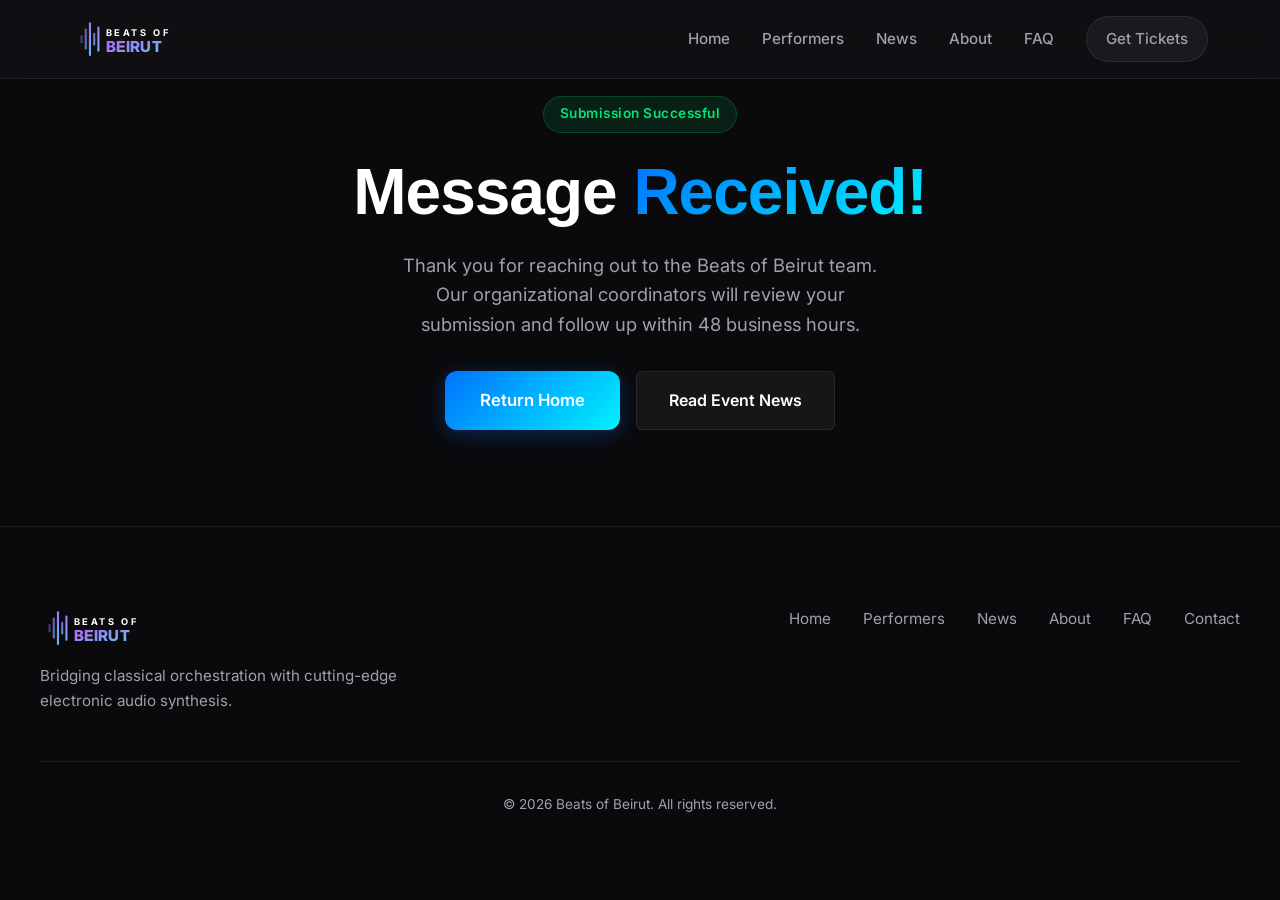
<file: thank-you.html>
<!DOCTYPE html>
<html lang="en">
<head>
    <meta charset="UTF-8">
    <meta name="viewport" content="width=device-width, initial-scale=1.0">
    <title>Thank You | Beats of Beirut</title>
    <link href="https://fonts.googleapis.com/css2?family=Inter:wght@400;500;600;700&display=swap" rel="stylesheet">
    <link rel="stylesheet" href="css/style.css">
    <script src="js/script.js" defer></script>
</head>
<body>

    <!-- Navigation Bar -->
    <nav class="navbar">
        <div class="nav-container">
            <a href="index.html" style="display: block; width: 100%; max-width: 190px;">
                <!-- Responsive Inline Logo Mark (Navbar) -->
                <svg xmlns="http://www.w3.org/2000/svg" viewBox="0 0 450 100" style="width: 100%; height: auto; display: block;">
                  <defs>
                    <!-- Dark Mode Synth Gradient -->
                    <linearGradient id="logo-neon-grad" x1="0%" y1="0%" x2="100%" y2="100%">
                      <stop offset="0%" stop-color="#bf5af2" /> <!-- Premium Violet -->
                      <stop offset="100%" stop-color="#5ac8fa" /> <!-- Electric Light Blue -->
                    </linearGradient>
                  </defs>

                  <!-- Modern Audio / Pillar Icon Group -->
                  <g transform="translate(10, 10)">
                    <rect x="10" y="30" width="5" height="20" rx="2.5" fill="url(#logo-neon-grad)" opacity="0.4" />
                    <rect x="20" y="15" width="5" height="50" rx="2.5" fill="url(#logo-neon-grad)" opacity="0.7" />
                    <rect x="30" y="0" width="5" height="80" rx="2.5" fill="url(#logo-neon-grad)" />
                    <rect x="40" y="25" width="5" height="30" rx="2.5" fill="url(#logo-neon-grad)" opacity="0.8" />
                    <rect x="50" y="10" width="5" height="60" rx="2.5" fill="url(#logo-neon-grad)" />
                  </g>

                  <!-- Typography Alignment -->
                  <text x="80" y="42" font-family="'Inter', sans-serif" font-size="22" font-weight="700" letter-spacing="6" fill="#ffffff">BEATS OF</text>
                  <text x="80" y="80" font-family="'Inter', sans-serif" font-size="36" font-weight="800" letter-spacing="1" fill="url(#logo-neon-grad)">BEIRUT</text>
                </svg>
            </a>
            <button class="menu-toggle" aria-label="Toggle Menu">
                <span></span>
                <span></span>
                <span></span>
            </button>
            <div class="nav-links">
                <a href="index.html" class="nav-item">Home</a>
                <a href="performers.html" class="nav-item">Performers</a>
                <a href="news.html" class="nav-item">News</a>
                <a href="about.html" class="nav-item">About</a>
                <a href="faq.html" class="nav-item">FAQ</a>
                <a href="contact.html" class="nav-item cta-nav">Get Tickets</a>
            </div>
        </div>
    </nav>

    <!-- Thank You Confirmation Screen Layout -->
    <main class="subpage-header-container" style="padding: 6rem 1rem; text-align: center;">
        <span class="badge" style="background: rgba(0, 230, 118, 0.1); color: #00e676; border: 1px solid rgba(0, 230, 118, 0.2);">Submission Successful</span>
        <h1 class="hero-title">Message <span class="gradient-text">Received!</span></h1>
        <p class="hero-description" style="max-width: 500px; margin: 0 auto 2rem auto;">Thank you for reaching out to the Beats of Beirut team. Our organizational coordinators will review your submission and follow up within 48 business hours.</p>
        
        <div style="display: flex; gap: 1rem; justify-content: center; flex-wrap: wrap;">
            <a href="index.html" class="btn btn-primary">Return Home</a>
            <a href="news.html" class="cta-nav" style="text-decoration: none; padding: 0.85rem 2rem; display: inline-flex; align-items: center; border-radius: 6px; font-weight: 600;">Read Event News</a>
        </div>
    </main>

    <!-- Footer -->
    <footer class="footer">
        <div class="footer-container">
            <div class="footer-brand">
                <div style="width: 100%; max-width: 190px; margin-bottom: 15px;">
                    <!-- Responsive Inline Logo Mark (Footer) -->
                    <svg xmlns="http://www.w3.org/2000/svg" viewBox="0 0 450 100" style="width: 100%; height: auto; display: block;">
                      <defs>
                        <!-- Reusing the Dark Mode Synth Gradient -->
                        <linearGradient id="footer-neon-grad" x1="0%" y1="0%" x2="100%" y2="100%">
                          <stop offset="0%" stop-color="#bf5af2" />
                          <stop offset="100%" stop-color="#5ac8fa" />
                        </linearGradient>
                      </defs>
                      <g transform="translate(10, 10)">
                        <rect x="10" y="30" width="5" height="20" rx="2.5" fill="url(#footer-neon-grad)" opacity="0.4" />
                        <rect x="20" y="15" width="5" height="50" rx="2.5" fill="url(#footer-neon-grad)" opacity="0.7" />
                        <rect x="30" y="0" width="5" height="80" rx="2.5" fill="url(#footer-neon-grad)" />
                        <rect x="40" y="25" width="5" height="30" rx="2.5" fill="url(#footer-neon-grad)" opacity="0.8" />
                        <rect x="50" y="10" width="5" height="60" rx="2.5" fill="url(#footer-neon-grad)" />
                      </g>
                      <text x="80" y="42" font-family="'Inter', sans-serif" font-size="22" font-weight="700" letter-spacing="6" fill="#ffffff">BEATS OF</text>
                      <text x="80" y="80" font-family="'Inter', sans-serif" font-size="36" font-weight="800" letter-spacing="1" fill="url(#footer-neon-grad)">BEIRUT</text>
                    </svg>
                </div>
                <p>Bridging classical orchestration with cutting-edge electronic audio synthesis.</p>
            </div>
            <nav class="footer-nav">
                <a href="index.html">Home</a>
                <a href="performers.html">Performers</a>
                <a href="news.html">News</a>
                <a href="about.html">About</a>
                <a href="faq.html">FAQ</a>
                <a href="contact.html">Contact</a>
            </nav>
        </div>
        <div class="footer-bottom">
            <p>&copy; 2026 Beats of Beirut. All rights reserved.</p>
        </div>
    </footer>
</body>
</html>
</file>
<file: css/style.css>
/* ==========================================================================
   1. GLOBAL VARIABLES & BASE STYLES
   ========================================================================== */
:root {
    --bg-dark: #0a0a0c;
    --bg-surface: #121216;
    --bg-surface-glow: #1a1a22;
    --accent-blue: #0072ff;
    --accent-cyan: #00f2fe;
    --text-primary: #ffffff;
    --text-secondary: #a0a0ab;
    --border-color: rgba(255, 255, 255, 0.08);
    --glass-effect: rgba(18, 18, 22, 0.7);
}

* {
    box-sizing: border-box;
    margin: 0;
    padding: 0;
}

body {
    background-color: var(--bg-dark);
    color: var(--text-primary);
    font-family: 'Inter', sans-serif;
    line-height: 1.6;
    overflow-x: hidden;
}

a {
    text-decoration: none;
    color: inherit;
    transition: all 0.3s ease;
}

/* ==========================================================================
   2. GLASSMORPHIC NAVIGATION BAR
   ========================================================================== */
.navbar {
    position: fixed;
    top: 0;
    left: 0;
    width: 100%;
    z-index: 1000;
    background: var(--glass-effect);
    backdrop-filter: blur(12px);
    -webkit-backdrop-filter: blur(12px);
    border-bottom: 1px solid var(--border-color);
}

.nav-container {
    max-width: 1200px;
    margin: 0 auto;
    padding: 1rem 2rem;
    display: flex;
    justify-content: space-between;
    align-items: center;
}

.nav-logo {
    height: 45px;
    width: auto;
    display: block;
}

.nav-links {
    display: flex;
    align-items: center;
    gap: 2rem;
}

.nav-item {
    font-size: 0.95rem;
    font-weight: 500;
    color: var(--text-secondary);
    position: relative;
    padding: 0.5rem 0;
}

.nav-item:hover, .nav-item.active {
    color: var(--text-primary);
}

.nav-item::after {
    content: '';
    position: absolute;
    bottom: 0;
    left: 0;
    width: 0;
    height: 2px;
    background: linear-gradient(90deg, var(--accent-blue), var(--accent-cyan));
    transition: width 0.3s ease;
}

.nav-item:hover::after, .nav-item.active::after {
    width: 100%;
}

.cta-nav {
    background: rgba(255, 255, 255, 0.05);
    padding: 0.6rem 1.2rem;
    border-radius: 50px;
    border: 1px solid var(--border-color);
}

.cta-nav:hover {
    background: var(--text-primary);
    color: var(--bg-dark);
}

.menu-toggle {
    display: none;
    flex-direction: column;
    gap: 6px;
    background: none;
    border: none;
    cursor: pointer;
}

.menu-toggle span {
    width: 25px;
    height: 2px;
    background-color: var(--text-primary);
    transition: all 0.3s ease;
}

/* ==========================================================================
   3. HERO SECTION (SPLIT GRID FOR HOME)
   ========================================================================== */
.hero-section {
    padding: 9rem 2rem 5rem 2rem;
    min-height: 90vh;
    display: flex;
    align-items: center;
    position: relative;
}

.hero-section::before {
    content: '';
    position: absolute;
    top: 20%;
    right: 10%;
    width: 350px;
    height: 350px;
    background: radial-gradient(circle, rgba(0, 114, 255, 0.15) 0%, transparent 70%);
    z-index: -1;
    filter: blur(40px);
}

.hero-container {
    max-width: 1200px;
    margin: 0 auto;
    display: grid;
    grid-template-columns: 1.2fr 0.8fr;
    gap: 4rem;
    align-items: center;
}

.badge {
    display: inline-block;
    background: rgba(0, 242, 254, 0.08);
    color: var(--accent-cyan);
    border: 1px solid rgba(0, 242, 254, 0.2);
    padding: 0.4rem 1rem;
    border-radius: 50px;
    font-size: 0.85rem;
    font-weight: 600;
    letter-spacing: 0.5px;
    margin-bottom: 1.5rem;
}

.hero-title {
    font-family: 'Cabinet Grotesk', sans-serif;
    font-size: 4rem;
    line-height: 1.1;
    font-weight: 800;
    letter-spacing: -1px;
    margin-bottom: 1.5rem;
}

.gradient-text {
    background: linear-gradient(135deg, var(--accent-blue), var(--accent-cyan));
    -webkit-background-clip: text;
    -webkit-text-fill-color: transparent;
}

.hero-description {
    color: var(--text-secondary);
    font-size: 1.15rem;
    margin-bottom: 2.5rem;
    max-width: 600px;
}

.event-meta-grid {
    display: grid;
    grid-template-columns: 1fr 1fr;
    gap: 2rem;
    margin-bottom: 2.5rem;
    padding: 1.5rem;
    background: var(--bg-surface);
    border: 1px solid var(--border-color);
    border-radius: 16px;
}

.meta-label {
    display: block;
    font-size: 0.8rem;
    color: var(--text-secondary);
    letter-spacing: 1px;
    margin-bottom: 0.3rem;
    font-weight: 600;
}

.meta-value {
    display: block;
    font-size: 1.1rem;
    font-weight: 600;
}

.btn {
    display: inline-flex;
    align-items: center;
    gap: 0.8rem;
    padding: 1rem 2.2rem;
    border-radius: 12px;
    font-weight: 600;
    font-size: 1.05rem;
}

.btn-primary {
    background: linear-gradient(135deg, var(--accent-blue), var(--accent-cyan));
    color: #ffffff;
    box-shadow: 0 4px 20px rgba(0, 114, 255, 0.3);
}

.btn-primary:hover {
    transform: translateY(-2px);
    box-shadow: 0 6px 25px rgba(0, 114, 255, 0.45);
}

.hero-media {
    display: flex;
    justify-content: center;
}

.media-card {
    position: relative;
    border-radius: 24px;
    overflow: hidden;
    background: var(--bg-surface);
    border: 1px solid var(--border-color);
    box-shadow: 0 20px 40px rgba(0,0,0,0.4);
    transition: transform 0.4s cubic-bezier(0.16, 1, 0.3, 1);
}

.media-card:hover {
    transform: scale(1.02) translateY(-4px);
}

.concert-img {
    width: 100%;
    height: auto;
    display: block;
    object-fit: cover;
}

.card-overlay {
    position: absolute;
    bottom: 0;
    left: 0;
    width: 100%;
    padding: 2rem 1.5rem;
    background: linear-gradient(to top, rgba(10,10,12,0.95), transparent);
    display: flex;
    justify-content: center;
}

.overlay-text {
    font-weight: 600;
    color: var(--accent-cyan);
    font-size: 0.95rem;
}

/* ==========================================================================
   4. INTERACTIVE COUNTDOWN SECTION
   ========================================================================== */
.countdown-section {
    padding: 6rem 2rem;
    background: var(--bg-surface);
    border-top: 1px solid var(--border-color);
    border-bottom: 1px solid var(--border-color);
}

.countdown-container {
    max-width: 900px;
    margin: 0 auto;
    text-align: center;
}

.section-title {
    font-family: 'Cabinet Grotesk', sans-serif;
    font-size: 2.5rem;
    margin-bottom: 3rem;
}

.timer-grid {
    display: grid;
    grid-template-columns: repeat(4, 1fr);
    gap: 1.5rem;
    margin-bottom: 2.5rem;
}

.timer-box {
    background: var(--bg-surface-glow);
    border: 1px solid var(--border-color);
    padding: 2rem 1rem;
    border-radius: 16px;
    position: relative;
}

.timer-box::before {
    content: '';
    position: absolute;
    top: 0;
    left: 10%;
    width: 80%;
    height: 1px;
    background: linear-gradient(90deg, transparent, var(--accent-cyan), transparent);
}

.timer-number {
    display: block;
    font-family: 'Cabinet Grotesk', sans-serif;
    font-size: 3.5rem;
    font-weight: 800;
    color: #ffffff;
    line-height: 1;
    margin-bottom: 0.5rem;
}

.timer-label {
    display: block;
    color: var(--text-secondary);
    font-size: 0.85rem;
    text-transform: uppercase;
    letter-spacing: 1px;
}

.countdown-note {
    color: var(--text-secondary);
    font-size: 1.05rem;
}

/* ==========================================================================
   5. DEDICATED INNER SUBPAGE LAYOUTS
   ========================================================================== */
.subpage-header-container {
    max-width: 1200px;
    margin: 0 auto;
    padding: 10rem 2rem 1rem 2rem;
    text-align: left;
}

.subpage-content-section {
    padding: 2rem 2rem 6rem 2rem;
    background: var(--bg-dark);
}

.subpage-grid-container {
    max-width: 1200px;
    margin: 0 auto;
    display: grid;
    grid-template-columns: 1fr 1fr;
    gap: 3rem;
}

.content-block-card {
    background: var(--bg-surface);
    border: 1px solid var(--border-color);
    padding: 2.5rem;
    border-radius: 16px;
    box-shadow: 0 10px 30px rgba(0,0,0,0.2);
    transition: transform 0.3s ease, border-color 0.3s ease;
}

.content-block-card:hover {
    transform: translateY(-3px);
    border-color: rgba(0, 242, 254, 0.2);
}

.content-block-card h2 {
    font-family: 'Cabinet Grotesk', sans-serif;
    font-size: 2rem;
    margin-bottom: 1.2rem;
}

.content-block-card p {
    color: var(--text-secondary);
    font-size: 1.05rem;
    margin-bottom: 1.2rem;
    line-height: 1.7;
}

.content-block-card p:last-child {
    margin-bottom: 0;
}

.content-block-card strong {
    color: var(--accent-cyan);
}

.faq-stack-container {
    max-width: 850px;
    margin: 0 auto;
    display: flex;
    flex-direction: column;
    gap: 1.5rem;
}

/* ==========================================================================
   6. MODERN PRESTIGE FOOTER
   ========================================================================== */
.footer {
    padding: 5rem 2rem 2rem 2rem;
    background: var(--bg-dark);
    border-top: 1px solid var(--border-color);
}

.footer-container {
    max-width: 1200px;
    margin: 0 auto;
    display: flex;
    justify-content: space-between;
    align-items: flex-start;
    flex-wrap: wrap;
    gap: 3rem;
    padding-bottom: 3rem;
    border-bottom: 1px solid var(--border-color);
}

.footer-brand {
    max-width: 400px;
}

.footer-logo {
    height: 40px;
    margin-bottom: 1.5rem;
}

.footer-brand p {
    color: var(--text-secondary);
    font-size: 0.95rem;
}

.footer-nav {
    display: flex;
    gap: 2rem;
    flex-wrap: wrap;
}

.footer-nav a {
    color: var(--text-secondary);
    font-size: 0.95rem;
}

.footer-nav a:hover {
    color: var(--text-primary);
}

.footer-bottom {
    max-width: 1200px;
    margin: 0 auto;
    padding-top: 2rem;
    text-align: center;
    color: var(--text-secondary);
    font-size: 0.85rem;
}

/* ==========================================================================
   7. RESPONSIVE BREAKPOINTS (MOBILE & TABLET FRIENDLY)
   ========================================================================== */
@media (max-width: 992px) {
    .hero-container, .subpage-grid-container {
        grid-template-columns: 1fr;
        gap: 3rem;
        text-align: center;
    }
    
    .subpage-header-container {
        text-align: center;
        padding-top: 8rem;
    }
    
    .hero-description {
        margin-left: auto;
        margin-right: auto;
    }

    .event-meta-grid {
        max-width: 600px;
        margin-left: auto;
        margin-right: auto;
    }
    
    .hero-title {
        font-size: 3rem;
    }
    
    .hero-media {
        order: -1;
        max-width: 450px;
        margin: 0 auto;
    }
}

@media (max-width: 768px) {
    .menu-toggle {
        display: flex;
    }

    .nav-links {
        position: absolute;
        top: 100%;
        left: 0;
        width: 100%;
        background: var(--bg-surface);
        flex-direction: column;
        padding: 2rem;
        gap: 1.5rem;
        border-bottom: 1px solid var(--border-color);
        opacity: 0;
        transform: translateY(-10px);
        pointer-events: none;
        transition: all 0.3s ease;
    }

    .nav-links.active {
        opacity: 1;
        transform: translateY(0);
        pointer-events: auto;
    }

    .menu-toggle.open span:nth-child(1) {
        transform: translateY(8px) rotate(45deg);
    }
    .menu-toggle.open span:nth-child(2) {
        opacity: 0;
    }
    .menu-toggle.open span:nth-child(3) {
        transform: translateY(-8px) rotate(-45deg);
    }

    .timer-grid {
        grid-template-columns: repeat(2, 1fr);
    }

    .timer-number {
        font-size: 2.5rem;
    }

    .footer-container {
        flex-direction: column;
        text-align: center;
        align-items: center;
    }
    
    .footer-nav {
        justify-content: center;
    }
}

/* ==========================================================================
   8. CONTACT FORM SUBMIT BUTTON
   ========================================================================== */
.btn-submit {
    background: linear-gradient(135deg, #bf5af2 0%, #5ac8fa 100%);
    color: #ffffff;
    border: 1px solid rgba(255, 255, 255, 0.1);
    transition: transform 0.25s cubic-bezier(0.16, 1, 0.3, 1), box-shadow 0.25s ease, opacity 0.25s ease;
    box-shadow: 0 4px 15px rgba(191, 90, 242, 0.2);
}

.btn-submit:hover {
    transform: translateY(-2px);
    box-shadow: 0 6px 20px rgba(90, 200, 250, 0.4);
    background: linear-gradient(135deg, #cc70ff 0%, #70d3ff 100%);
}

.btn-submit:active {
    transform: translateY(0);
}

/* Handles button look when disabled during Formspree AJAX request processing */
.btn-submit:disabled {
    background: var(--bg-surface-glow);
    color: var(--text-secondary);
    border-color: var(--border-color);
    cursor: not-allowed;
    transform: none;
    box-shadow: none;
    opacity: 0.6;
}
</file>
